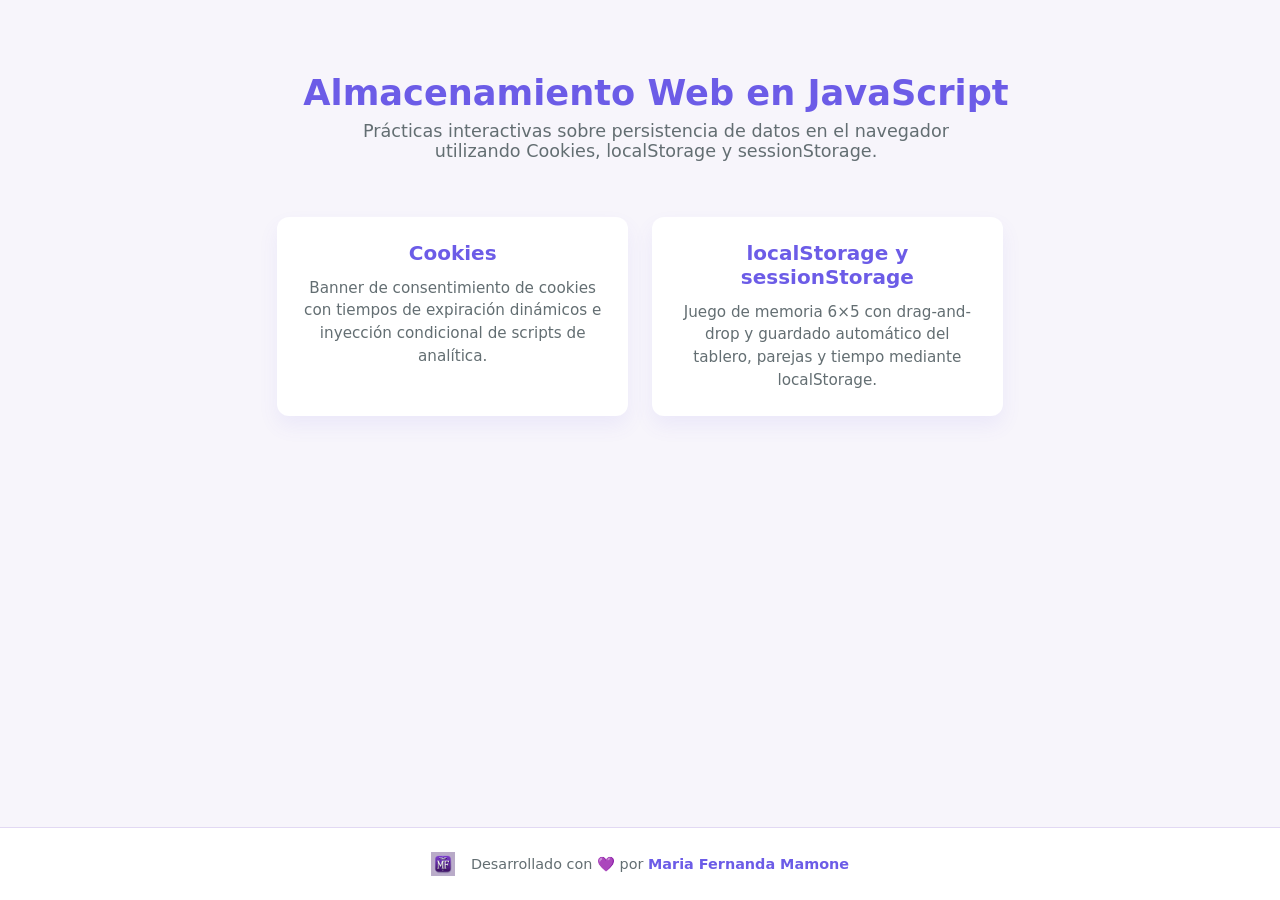
<file: index.html>
<!DOCTYPE html>
<html lang="es">
<head>
    <meta charset="UTF-8">
    <meta name="viewport" content="width=device-width, initial-scale=1.0">
    <link rel="icon" type="image/png" href="mifavicon.png">
    <title>Almacenamiento Web en JavaScript | Cookies & Storage</title>
    <link rel="stylesheet" href="style.css">
</head>
<body>

    <header class="main-header">
        <h1>Almacenamiento Web en JavaScript</h1>
        <p>Prácticas interactivas sobre persistencia de datos en el navegador utilizando Cookies, localStorage y sessionStorage.</p>
    </header>

    <main class="main-container">
        
        <ul class="exercises-grid">
            <li class="card">
                <a href="cookies/index.html">
                    <h2 class="card__title">Cookies</h2>
                    <p class="card__description">Banner de consentimiento de cookies con tiempos de expiración dinámicos e inyección condicional de scripts de analítica.</p>
                </a>
            </li>
            
            <li class="card">
                <a href="local-y-session-storage/index.html">
                    <h2 class="card__title">localStorage y sessionStorage</h2>
                    <p class="card__description">Juego de memoria 6×5 con drag-and-drop y guardado automático del tablero, parejas y tiempo mediante localStorage.</p>
                </a>
            </li>
        </ul>
    </main>

    <footer class="main-footer">
        <div class="footer-content">
            <img src="mifavicon.png" alt="Logo Fer Mamone" class="footer-logo">
            <p>Desarrollado con 💜 por <span>Maria Fernanda Mamone</span></p>
        </div>
    </footer>
</body>
</html>
</file>
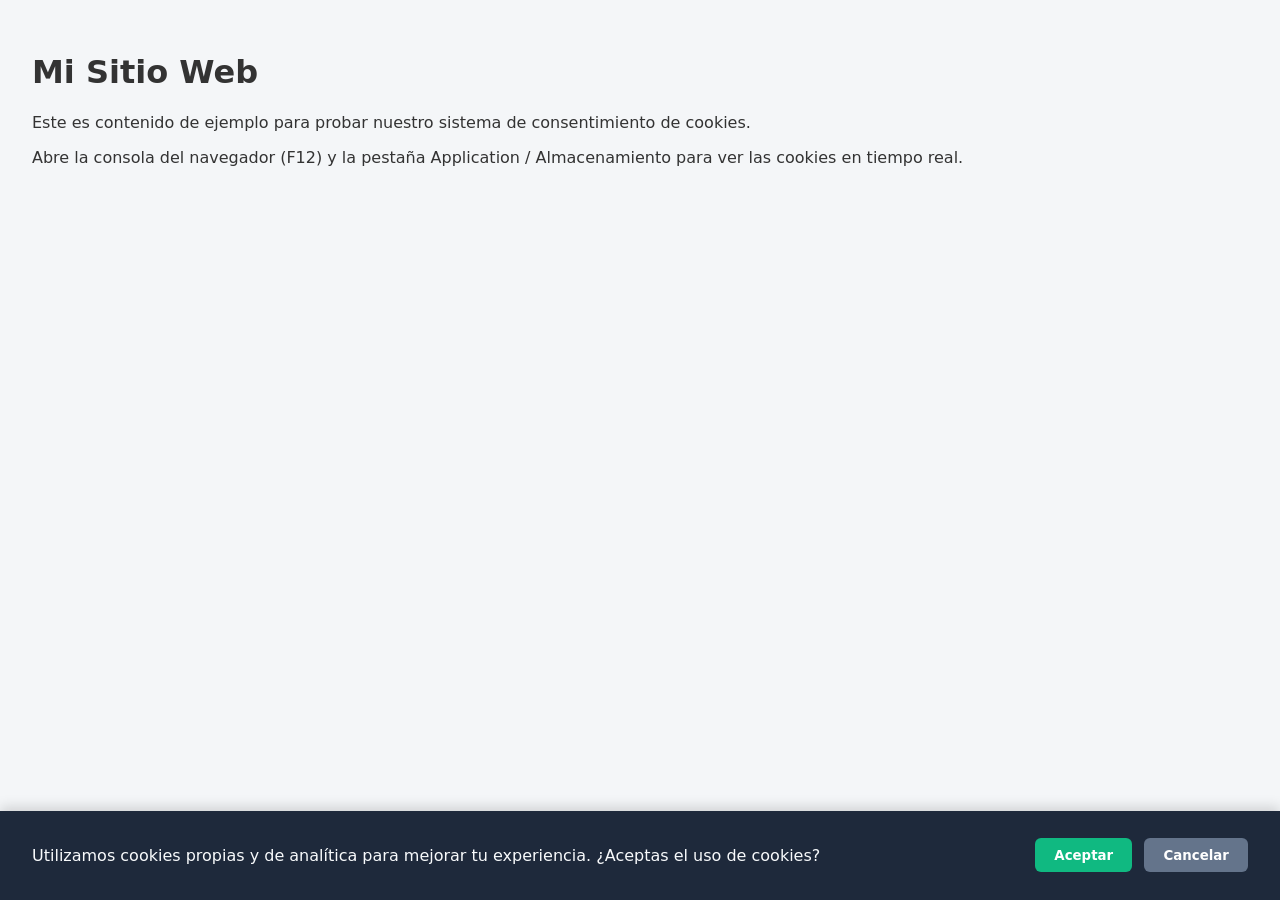
<file: Cookies/index.html>
<!DOCTYPE html>
<html lang="es">
<head>
  <meta charset="UTF-8">
  <meta name="viewport" content="width=device-width, initial-scale=1.0">
  <title>Gestión de Cookies</title>
  <link rel="stylesheet" href="style.css">
</head>
<body>

  <main class="contenido">
    <h1>Mi Sitio Web</h1>
    <p>Este es contenido de ejemplo para probar nuestro sistema de consentimiento de cookies.</p>
    <p>Abre la consola del navegador (F12) y la pestaña Application / Almacenamiento para ver las cookies en tiempo real.</p>
  </main>

  <!-- Banner de Cookies (oculto inicialmente) -->
  <div id="cookie-banner" class="cookie-banner oculto">
    <p>Utilizamos cookies propias y de analítica para mejorar tu experiencia. ¿Aceptas el uso de cookies?</p>
    <div class="cookie-botones">
      <button id="btn-aceptar" class="btn aceptar">Aceptar</button>
      <button id="btn-cancelar" class="btn cancelar">Cancelar</button>
    </div>
  </div>

  <script src="cookies.js"></script>
</body>
</html>
</file>
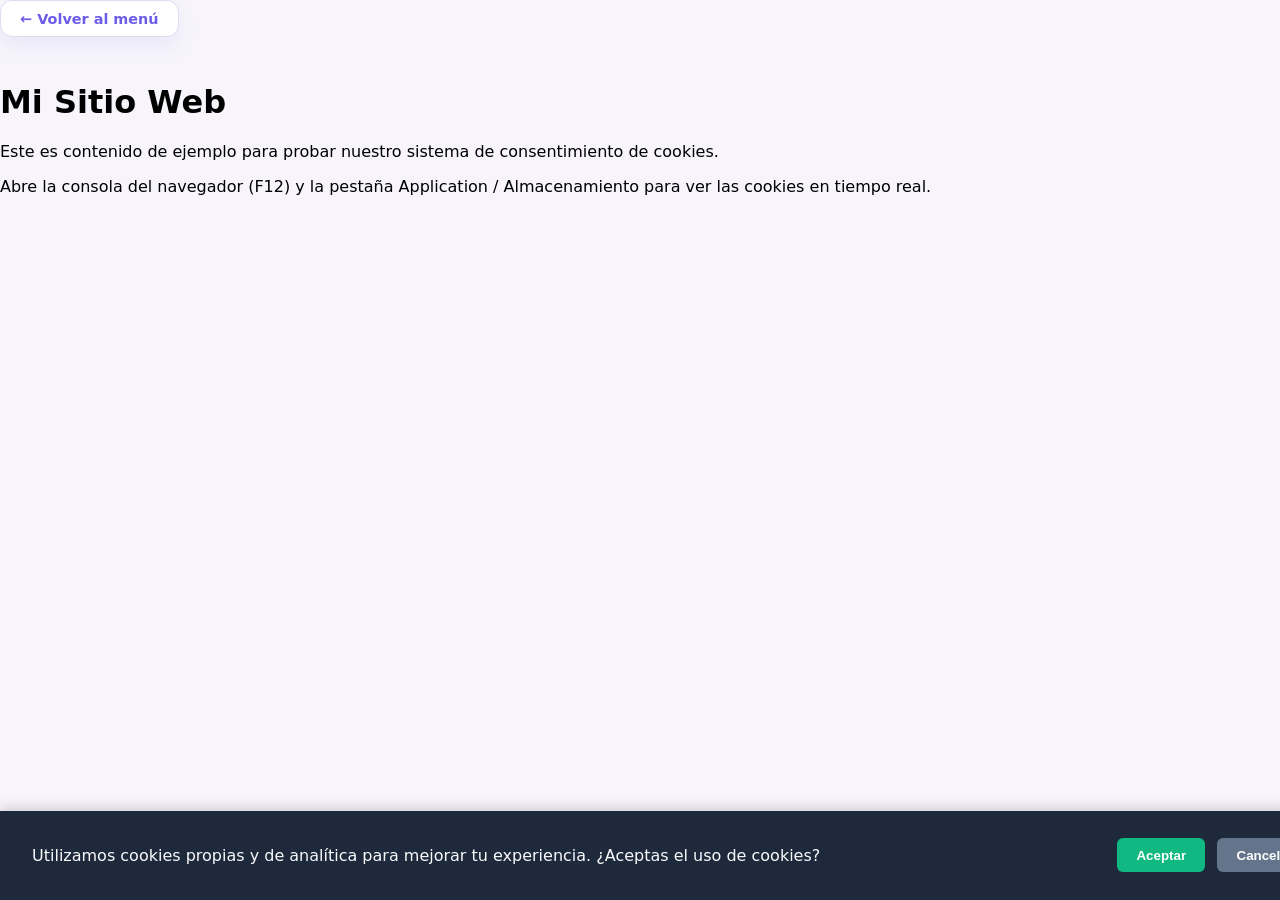
<file: cookies/index.html>
<!DOCTYPE html>
<html lang="es">
<head>
  <meta charset="UTF-8">
  <meta name="viewport" content="width=device-width, initial-scale=1.0">
  <link rel="icon" type="image/png" href="../mifavicon.png">
  <title>Gestión de Cookies</title>
  <link rel="stylesheet" href="../style.css">
</head>
<body>

  <main class="contenido">
    <a href="../index.html" class="back-link">← Volver al menú</a>

    <h1>Mi Sitio Web</h1>
    <p>Este es contenido de ejemplo para probar nuestro sistema de consentimiento de cookies.</p>
    <p>Abre la consola del navegador (F12) y la pestaña Application / Almacenamiento para ver las cookies en tiempo real.</p>
  </main>

  <!-- Banner de Cookies (oculto inicialmente) -->
  <div id="cookie-banner" class="cookie-banner oculto">
    <p>Utilizamos cookies propias y de analítica para mejorar tu experiencia. ¿Aceptas el uso de cookies?</p>
    <div class="cookie-botones">
      <button id="btn-aceptar" class="btn aceptar">Aceptar</button>
      <button id="btn-cancelar" class="btn cancelar">Cancelar</button>
    </div>
  </div>

  <script src="cookies.js"></script>
</body>
</html>
</file>
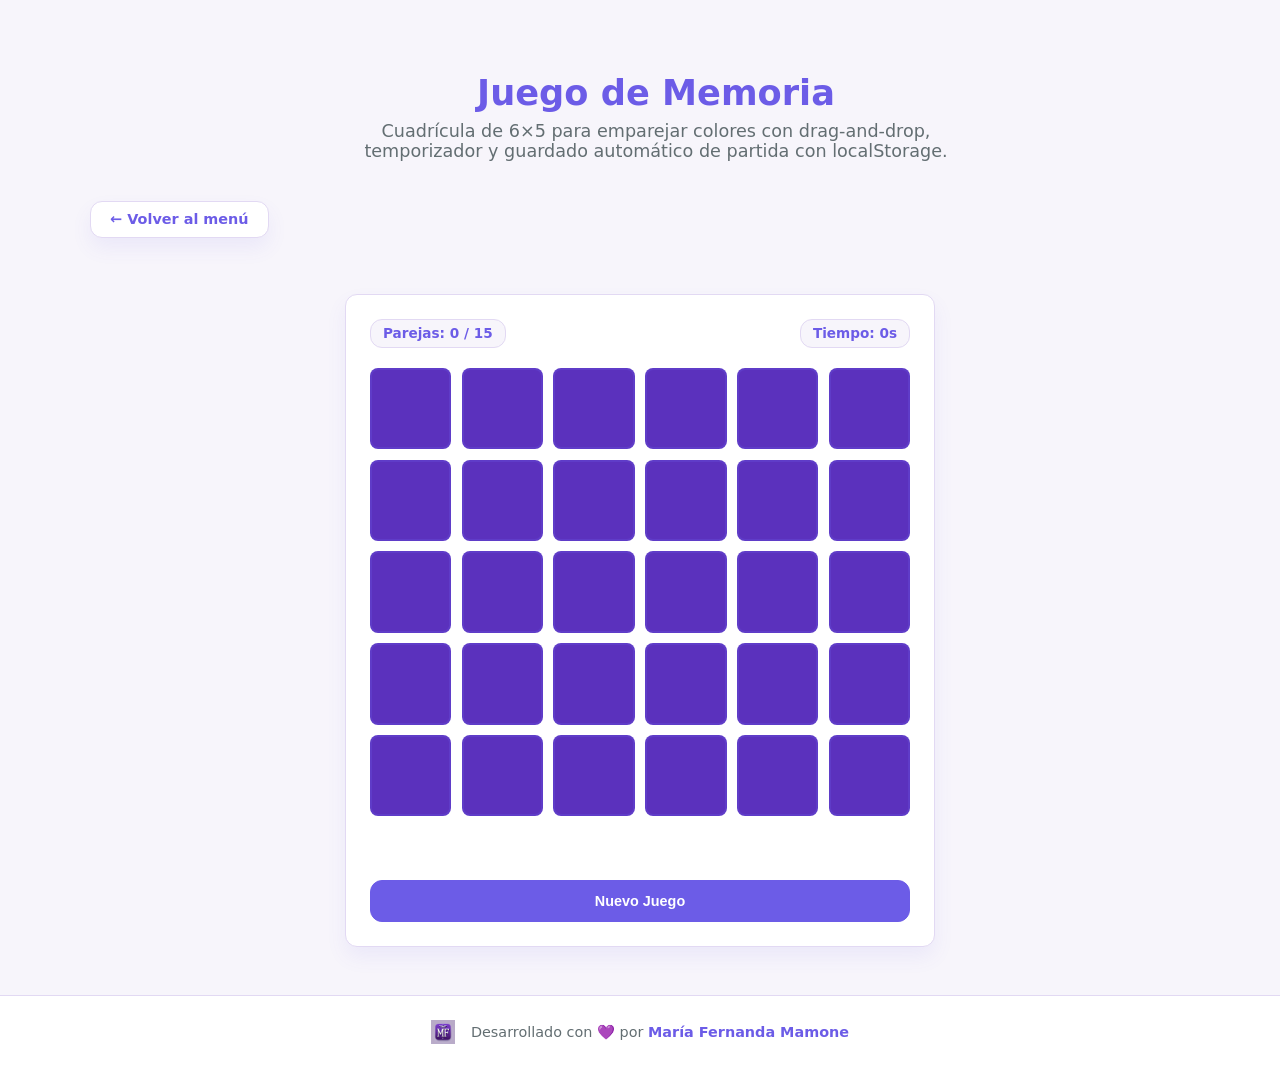
<file: local-y-session-storage/index.html>
<!DOCTYPE html>
<html lang="es">
<head>
    <meta charset="UTF-8">
    <meta name="viewport" content="width=device-width, initial-scale=1.0">
    <link rel="icon" type="image/png" href="../mifavicon.png">
    <title>Juego de Memoria | Almacenamiento Web</title>
    <link rel="stylesheet" href="../style.css">
</head>
<body>

    <header class="main-header">
        <h1>Juego de Memoria</h1>
        <p>Cuadrícula de 6×5 para emparejar colores con drag-and-drop, temporizador y guardado automático de partida con localStorage.</p>
    </header>

    <main class="main-container">  
        <a href="../index.html" class="back-link">← Volver al menú</a>
              
        <section class="memory-container">
            <!-- Encabezado de estado y temporizador -->
            <div class="game-header">
                <span id="pairsCounter" class="status-badge">Parejas: 0 / 15</span>
                <span id="timerDisplay" class="status-badge">Tiempo: 0s</span>
            </div>

            <!-- Cuadrícula 6x5 generada dinámicamente desde JS -->
            <div id="memoryGrid" class="memory-grid"></div>

            <!-- Mensaje de victoria y reinicio -->
            <p id="winMessage" class="win-message"></p>
            <button id="resetBtn" type="button" class="btn-reset">Nuevo Juego</button>
        </section>
    </main>

    <footer class="main-footer">
        <div class="footer-content">
            <img src="../mifavicon.png" alt="Logo Fer Mamone" class="footer-logo">
            <p>Desarrollado con 💜 por <span>María Fernanda Mamone</span></p>
        </div>
    </footer>

    <script src="app.js" defer></script>
</body>
</html>
</file>
<file: style.css>
body {
  font-family: "Segoe UI", system-ui, -apple-system, sans-serif;
  display: flex;
  flex-direction: column;
  min-height: 100vh;
  margin: 0;
  background-color: #f7f5fb;
}

.main-header {
  width: 100%;
  text-align: center;
  padding: 3rem 1rem 1.5rem;
}
.main-header h1 {
  color: #6c5ce7;
  font-size: 2.2rem;
  margin-bottom: 0.5rem;
}
.main-header p {
  color: #636e72;
  font-size: 1.1rem;
  max-width: 650px;
  margin: 0 auto;
}

.main-container {
  flex: 1;
  width: 100%;
  max-width: 1100px;
  margin: 0 auto;
  padding: 1rem;
}

.main-footer {
  margin-top: auto;
  padding: 1.5rem 1rem;
  background-color: #ffffff;
  border-top: 1px solid #e2d9f3;
  text-align: center;
}
.main-footer .footer-content {
  display: flex;
  flex-direction: column;
  align-items: center;
  justify-content: center;
  gap: 0.5rem;
}
@media (min-width: 600px) {
  .main-footer .footer-content {
    flex-direction: row;
    gap: 1rem;
  }
}
.main-footer .footer-logo {
  width: 24px;
  height: 24px;
}
.main-footer p {
  font-size: 0.9rem;
  color: #636e72;
  margin: 0;
}
.main-footer p span {
  font-weight: 600;
  color: #6c5ce7;
}

.back-link {
  display: inline-flex;
  align-items: center;
  gap: 0.5rem;
  margin-bottom: 1.5rem;
  padding: 0.6rem 1.2rem;
  color: #6c5ce7;
  background-color: #ffffff;
  border: 1px solid #e2d9f3;
  border-radius: 12px;
  font-weight: 600;
  font-size: 0.9rem;
  text-decoration: none;
  box-shadow: 0 10px 20px rgba(108, 92, 231, 0.08);
  transition: all 0.2s ease;
}
.back-link:hover {
  background-color: #6c5ce7;
  color: #ffffff;
  transform: translateX(-3px);
}

.exercises-grid {
  display: flex;
  flex-wrap: wrap;
  gap: 1.5rem;
  list-style: none;
  justify-content: center;
  padding: 0;
}
.exercises-grid .card {
  background-color: #ffffff;
  border-radius: 12px;
  box-shadow: 0 10px 20px rgba(108, 92, 231, 0.08);
  transition: transform 0.2s ease, box-shadow 0.2s ease;
  width: 100%;
}
@media (min-width: 650px) {
  .exercises-grid .card {
    width: calc(50% - 0.75rem);
  }
}
@media (min-width: 992px) {
  .exercises-grid .card {
    width: calc(33.333% - 1rem);
  }
}
.exercises-grid .card a {
  display: flex;
  flex-direction: column;
  align-items: center;
  text-align: center;
  height: 100%;
  padding: 1.5rem;
  text-decoration: none;
  color: inherit;
}
.exercises-grid .card .card__title {
  color: #6c5ce7;
  margin-top: 0;
  margin-bottom: 0.75rem;
  font-size: 1.25rem;
  text-decoration: none;
}
.exercises-grid .card .card__description {
  color: #636e72;
  font-size: 0.95rem;
  line-height: 1.5;
  margin: 0;
  text-decoration: none;
}
.exercises-grid .card:hover {
  transform: translateY(-4px);
  box-shadow: 0 12px 24px rgba(108, 92, 231, 0.15);
}

.box-container {
  width: 100%;
  max-width: 500px;
  height: 350px;
  margin: 2rem auto;
  border: 2px dashed #e2d9f3;
  border-radius: 12px;
  position: relative;
  overflow: hidden;
}

#box {
  background-color: #6c5ce7;
  width: 60px;
  height: 60px;
  border-radius: 8px;
  box-shadow: 0 10px 20px rgba(108, 92, 231, 0.08);
  position: absolute;
  top: 0;
  left: 0;
}

.gallery-container {
  display: flex;
  justify-content: center;
  align-items: center;
  margin-top: 2rem;
  min-height: 350px;
}
.gallery-container img {
  display: none;
  max-width: 350px;
  height: auto;
  border-radius: 12px;
  box-shadow: 0 10px 20px rgba(108, 92, 231, 0.08);
}

.list-wrapper {
  width: 100%;
  max-width: 500px;
  margin: 2rem auto;
  padding: 1.5rem;
  background-color: #ffffff;
  border-radius: 12px;
  box-shadow: 0 10px 20px rgba(108, 92, 231, 0.08);
  border: 1px solid #e2d9f3;
}
.list-wrapper .interactive-list {
  list-style: none;
  padding: 0;
  margin: 0;
  display: flex;
  flex-direction: column;
  gap: 0.75rem;
}
.list-wrapper .interactive-list li {
  display: flex;
  justify-content: space-between;
  align-items: center;
  padding: 0.75rem 1rem;
  background-color: #f7f5fb;
  border-radius: 12px;
  border: 1px solid #e2d9f3;
  word-break: break-word;
}
.list-wrapper .interactive-list li button {
  background: transparent;
  border: none;
  color: #636e72;
  font-size: 1.1rem;
  font-weight: bold;
  cursor: pointer;
  padding: 0.2rem 0.5rem;
  border-radius: 4px;
  transition: color 0.2s ease, background-color 0.2s ease;
}
.list-wrapper .interactive-list li button:hover {
  color: #e74c3c;
  background-color: rgba(231, 76, 60, 0.1);
}
.list-wrapper button#sortButton {
  width: 100%;
  margin: 1rem 0;
  padding: 0.65rem 1.25rem;
  background-color: transparent;
  color: #6c5ce7;
  border: 1.5px solid #6c5ce7;
  border-radius: 12px;
  font-weight: 600;
  font-size: 0.9rem;
  cursor: pointer;
  transition: all 0.2s ease;
}
.list-wrapper button#sortButton:hover {
  background-color: #6c5ce7;
  color: #ffffff;
}
.list-wrapper .input-group {
  display: flex;
  gap: 0.5rem;
  margin-bottom: 0;
}
.list-wrapper .input-group input[type=text] {
  flex: 1;
  padding: 0.75rem 1rem;
  border: 1px solid #e2d9f3;
  border-radius: 12px;
  font-size: 0.95rem;
  outline: none;
  transition: border-color 0.2s ease;
}
.list-wrapper .input-group input[type=text]:focus {
  border-color: #6c5ce7;
}
.list-wrapper .input-group button {
  padding: 0.75rem 1.25rem;
  background-color: #6c5ce7;
  color: #ffffff;
  border: none;
  border-radius: 12px;
  font-weight: 600;
  cursor: pointer;
  transition: background-color 0.2s ease;
}
.list-wrapper .input-group button:hover {
  background-color: #5b4bc4;
}

.paragraph-container {
  width: 100%;
  max-width: 500px;
  margin: 2rem auto;
  padding: 1.5rem;
  background-color: #ffffff;
  border-radius: 12px;
  box-shadow: 0 10px 20px rgba(108, 92, 231, 0.08);
  border: 1px solid #e2d9f3;
}
.paragraph-container .output-box {
  min-height: 150px;
  padding: 1rem 1.25rem;
  background-color: #f7f5fb;
  border: 1px solid #e2d9f3;
  border-radius: 12px;
  margin-bottom: 1.25rem;
  transition: border-color 0.2s ease;
}
.paragraph-container .output-box p {
  margin: 0;
  font-size: 1rem;
  line-height: 1.6;
  color: #2d3436;
  word-break: break-word;
  white-space: pre-wrap;
}
.paragraph-container .output-box p:empty::before {
  content: "Start typing anywhere on the page...";
  color: #636e72;
  font-style: italic;
}
.paragraph-container button {
  width: 100%;
  padding: 0.75rem 1.25rem;
  background-color: #6c5ce7;
  color: #ffffff;
  border: none;
  border-radius: 12px;
  font-weight: 600;
  font-size: 0.95rem;
  cursor: pointer;
  transition: background-color 0.2s ease;
}
.paragraph-container button:hover {
  background-color: #5b4bc4;
}

.vowel-container {
  width: 100%;
  max-width: 500px;
  margin: 2rem auto;
  padding: 1.5rem;
  background-color: #ffffff;
  border-radius: 12px;
  box-shadow: 0 10px 20px rgba(108, 92, 231, 0.08);
  border: 1px solid #e2d9f3;
}
.vowel-container .text-box {
  padding: 1rem 1.25rem;
  background-color: #f7f5fb;
  border: 1px solid #e2d9f3;
  border-radius: 12px;
  margin-bottom: 1.25rem;
}
.vowel-container .text-box p {
  margin: 0;
  font-size: 1rem;
  line-height: 1.6;
  color: #2d3436;
  word-break: break-word;
}
.vowel-container .vowel-buttons {
  display: flex;
  gap: 0.75rem;
}
.vowel-container .vowel-buttons .vowel-btn {
  flex: 1;
  padding: 0.75rem 0.5rem;
  background-color: #6c5ce7;
  color: #ffffff;
  border: none;
  border-radius: 12px;
  font-weight: 600;
  font-size: 0.95rem;
  cursor: pointer;
  transition: background-color 0.2s ease, opacity 0.2s ease;
}
.vowel-container .vowel-buttons .vowel-btn:hover:not(:disabled) {
  background-color: #5b4bc4;
}
.vowel-container .vowel-buttons .vowel-btn:disabled {
  opacity: 0.4;
  cursor: not-allowed;
}

.race-container {
  width: 100%;
  max-width: 560px;
  margin: 2rem auto;
  padding: 1.5rem;
  background-color: #ffffff;
  border-radius: 12px;
  box-shadow: 0 10px 20px rgba(108, 92, 231, 0.08);
  border: 1px solid #e2d9f3;
  display: flex;
  flex-direction: column;
  gap: 1.25rem;
}
.race-container .bar-group {
  display: flex;
  flex-direction: column;
  gap: 0.4rem;
}
.race-container .bar-label {
  font-size: 0.85rem;
  font-weight: 600;
  color: #636e72;
}
.race-container .bar-label kbd {
  display: inline-block;
  padding: 0.1rem 0.45rem;
  font-family: inherit;
  font-size: 0.8rem;
  font-weight: 700;
  color: #6c5ce7;
  background-color: #f7f5fb;
  border: 1px solid #e2d9f3;
  border-bottom-width: 2px;
  border-radius: 4px;
}
.race-container .track {
  width: 500px;
  max-width: 100%;
  height: 40px;
  background-color: #f7f5fb;
  border: 1px solid #e2d9f3;
  border-radius: 12px;
  overflow: hidden;
}
.race-container #green {
  width: 10px;
  height: 40px;
  background-color: #2ecc71;
  transition: width 0.08s ease-out;
}
.race-container #red {
  width: 10px;
  height: 40px;
  background-color: #e74c3c;
  transition: width 0.08s ease-out;
}
.race-container .winner-message {
  margin: 0.25rem 0 0;
  min-height: 1.5rem;
  text-align: center;
  font-weight: 700;
  font-size: 1.15rem;
  color: #6c5ce7;
  letter-spacing: 0.05em;
}
.race-container .btn-reset {
  width: 100%;
  padding: 0.7rem 1.25rem;
  background-color: transparent;
  color: #6c5ce7;
  border: 1.5px solid #6c5ce7;
  border-radius: 12px;
  font-weight: 600;
  font-size: 0.9rem;
  cursor: pointer;
  transition: all 0.2s ease;
}
.race-container .btn-reset:hover {
  background-color: #6c5ce7;
  color: #ffffff;
}

.memory-container {
  width: 100%;
  max-width: 540px;
  margin: 2rem auto;
  padding: 1.5rem;
  background-color: #ffffff;
  border-radius: 12px;
  box-shadow: 0 10px 20px rgba(108, 92, 231, 0.08);
  border: 1px solid #e2d9f3;
  display: flex;
  flex-direction: column;
  gap: 1.25rem;
}
.memory-container .game-header {
  display: flex;
  justify-content: space-between;
  align-items: center;
}
.memory-container .game-header .status-badge {
  padding: 0.35rem 0.75rem;
  background-color: #f7f5fb;
  border: 1px solid #e2d9f3;
  border-radius: 12px;
  font-size: 0.85rem;
  font-weight: 600;
  color: #6c5ce7;
}
.memory-container .memory-grid {
  display: grid;
  grid-template-columns: repeat(6, 1fr);
  gap: 0.65rem;
}
.memory-container .memory-grid .memory-card {
  aspect-ratio: 1/1;
  background-color: #5b31bd;
  border-radius: 8px;
  border: 2px solid rgba(108, 92, 231, 0.25);
  cursor: pointer;
  transition: transform 0.15s ease, background-color 0.25s ease, border-color 0.2s ease;
}
.memory-container .memory-grid .memory-card:hover:not(.matched) {
  transform: scale(1.04);
}
.memory-container .memory-grid .memory-card.drag-over {
  border-color: #6c5ce7;
  transform: scale(1.06);
}
.memory-container .memory-grid .memory-card.matched {
  cursor: default;
  opacity: 0.9;
}
.memory-container .win-message {
  margin: 0;
  min-height: 1.5rem;
  text-align: center;
  font-weight: 700;
  font-size: 1.05rem;
  color: #6c5ce7;
}
.memory-container .btn-reset {
  width: 100%;
  padding: 0.75rem 1.25rem;
  background-color: #6c5ce7;
  color: #ffffff;
  border: 1.5px solid #6c5ce7;
  border-radius: 12px;
  font-weight: 600;
  font-size: 0.9rem;
  cursor: pointer;
  transition: all 0.2s ease;
}
.memory-container .btn-reset:hover {
  background-color: #ffffff;
  color: #6c5ce7;
}

.cookie-banner {
  position: fixed;
  bottom: 0;
  left: 0;
  width: 100%;
  background-color: #1e293b;
  color: #f8fafc;
  padding: 1.2rem 2rem;
  display: flex;
  justify-content: space-between;
  align-items: center;
  gap: 1rem;
  box-shadow: 0 -4px 12px rgba(0, 0, 0, 0.15);
}

/* Clase clave para mostrar/ocultar el banner */
.oculto {
  display: none;
}

.cookie-botones {
  display: flex;
  gap: 0.75rem;
}

.btn {
  padding: 0.6rem 1.2rem;
  border: none;
  border-radius: 6px;
  cursor: pointer;
  font-weight: 600;
  transition: opacity 0.2s;
}

.btn:hover {
  opacity: 0.9;
}

.aceptar {
  background-color: #10b981;
  color: white;
}

.cancelar {
  background-color: #64748b;
  color: white;
}
</file>
<file: Cookies/style.css>
* {
  box-sizing: border-box;
  font-family: system-ui, -apple-system, sans-serif;
}

body {
  margin: 0;
  padding: 2rem;
  background-color: #f4f6f8;
  color: #333;
}

.cookie-banner {
  position: fixed;
  bottom: 0;
  left: 0;
  width: 100%;
  background-color: #1e293b;
  color: #f8fafc;
  padding: 1.2rem 2rem;
  display: flex;
  justify-content: space-between;
  align-items: center;
  gap: 1rem;
  box-shadow: 0 -4px 12px rgba(0, 0, 0, 0.15);
}

/* Clase clave para mostrar/ocultar el banner */
.oculto {
  display: none;
}

.cookie-botones {
  display: flex;
  gap: 0.75rem;
}

.btn {
  padding: 0.6rem 1.2rem;
  border: none;
  border-radius: 6px;
  cursor: pointer;
  font-weight: 600;
  transition: opacity 0.2s;
}

.btn:hover {
  opacity: 0.9;
}

.aceptar {
  background-color: #10b981;
  color: white;
}

.cancelar {
  background-color: #64748b;
  color: white;
}
</file>
